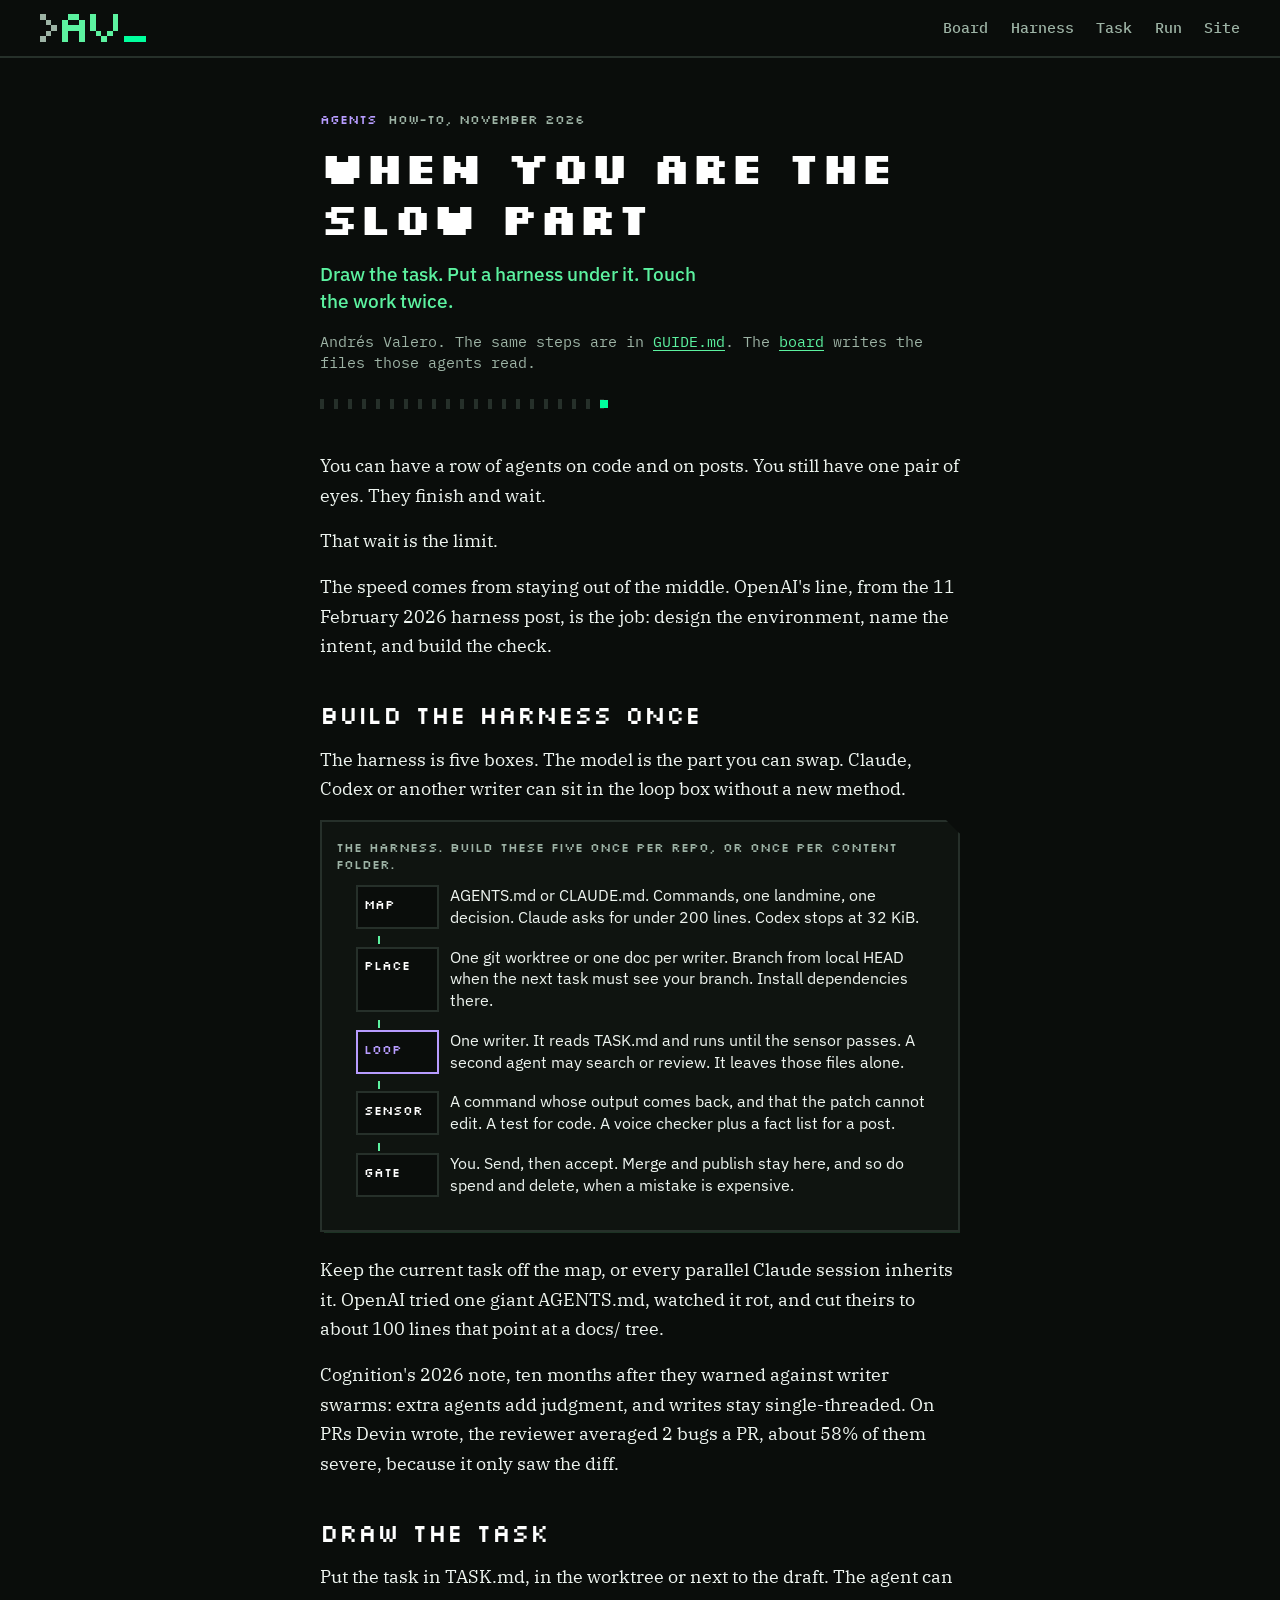
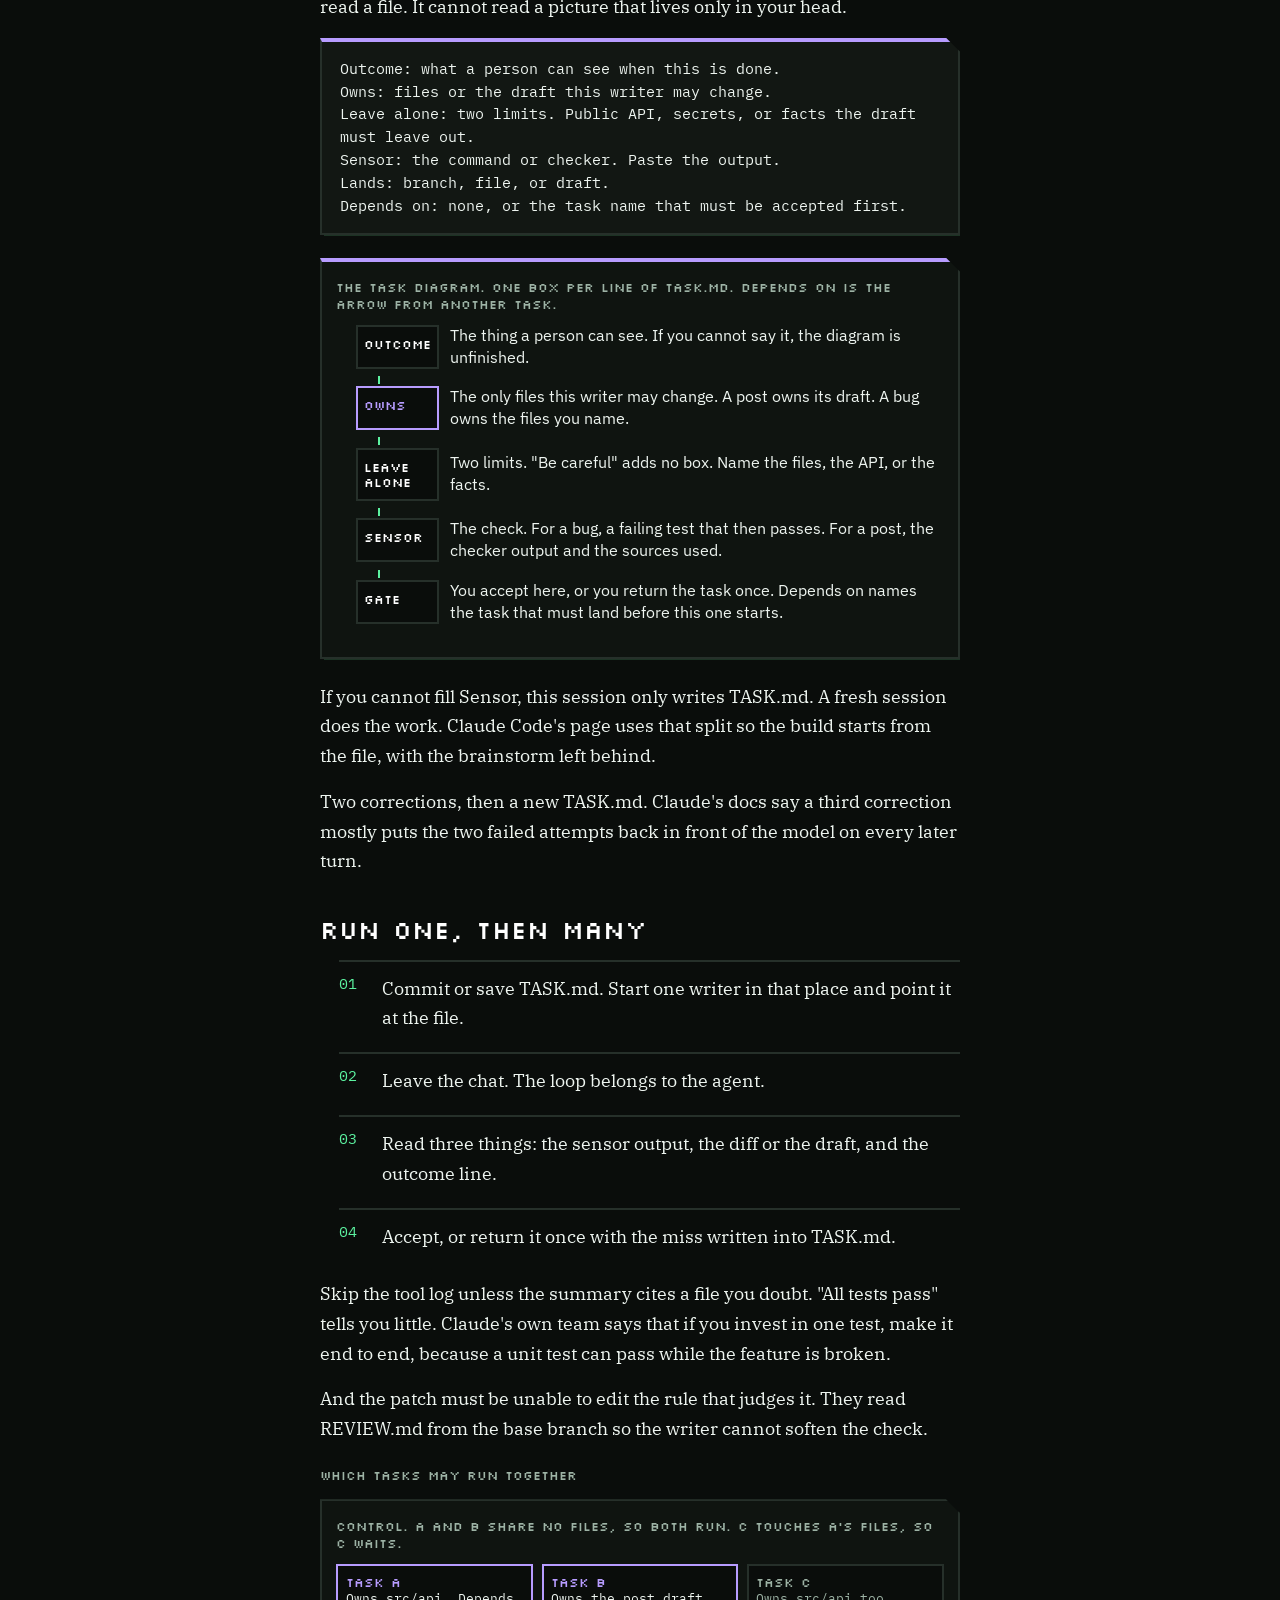
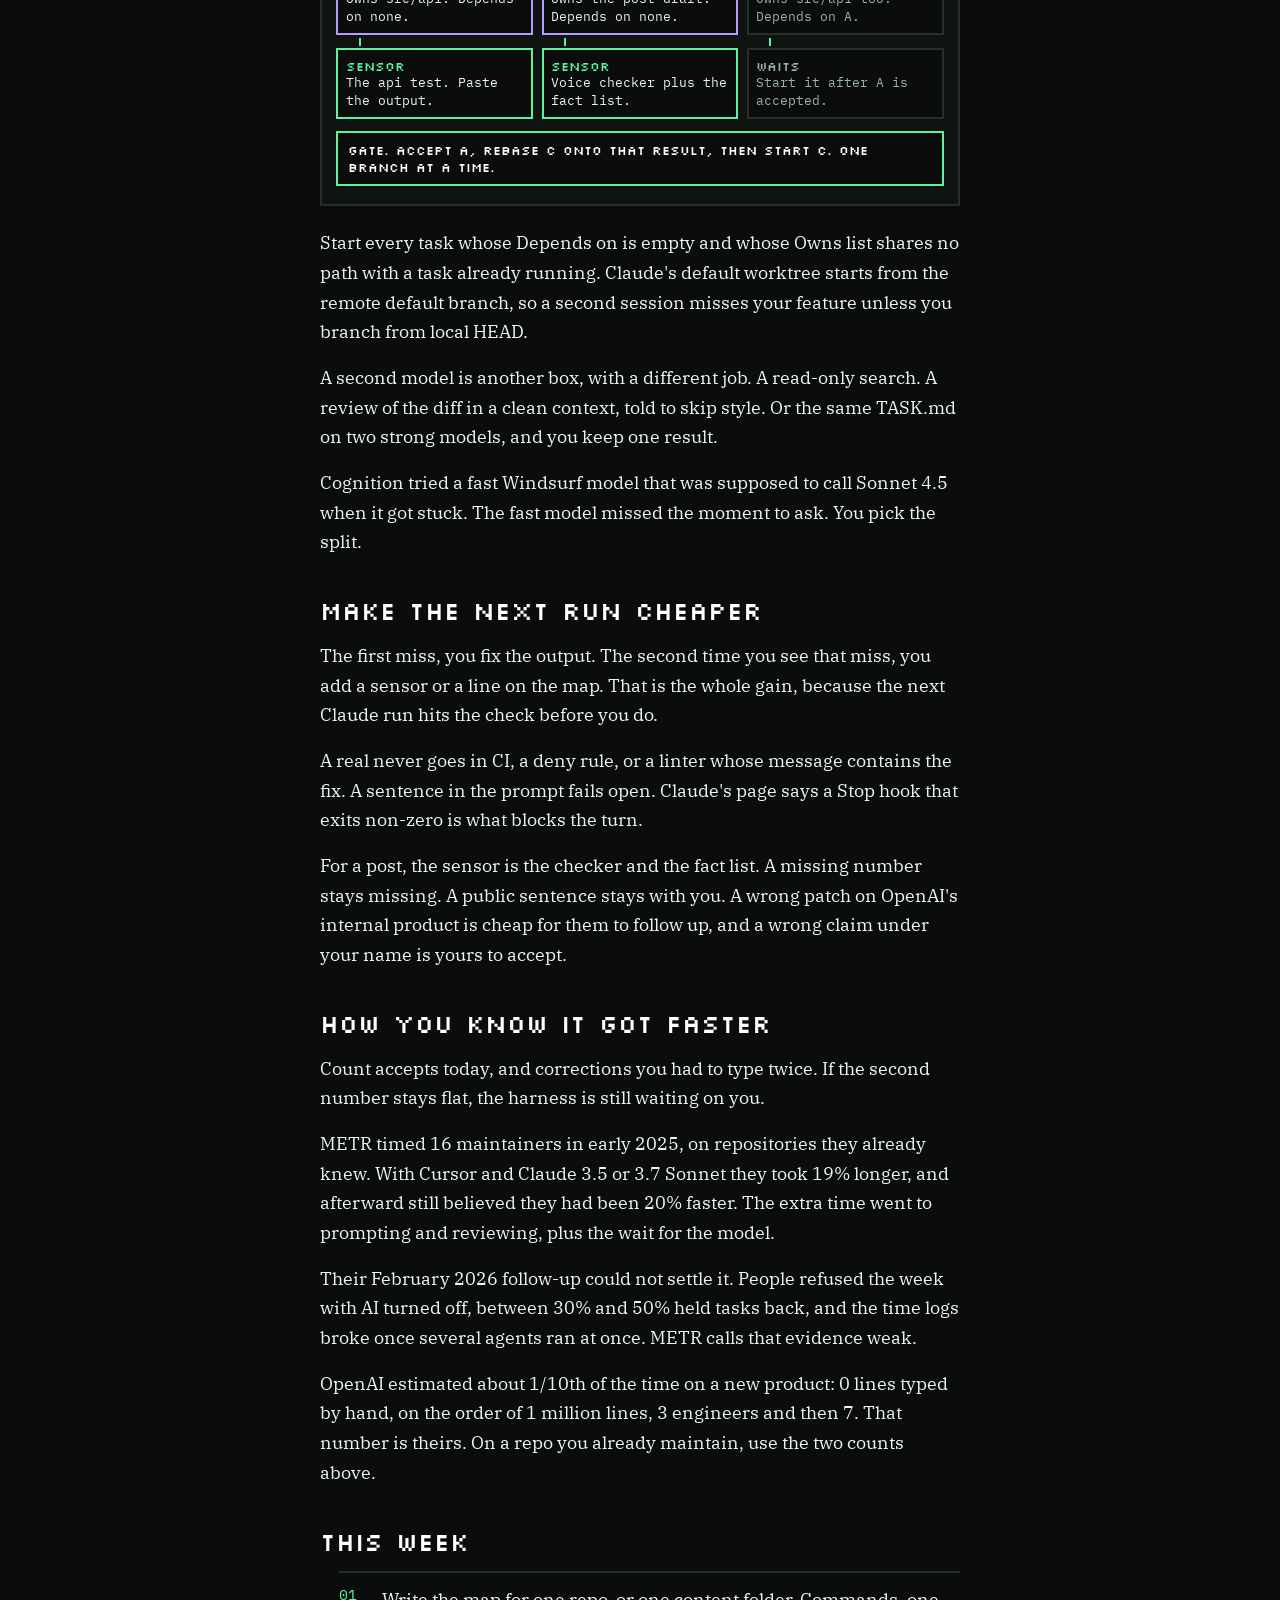
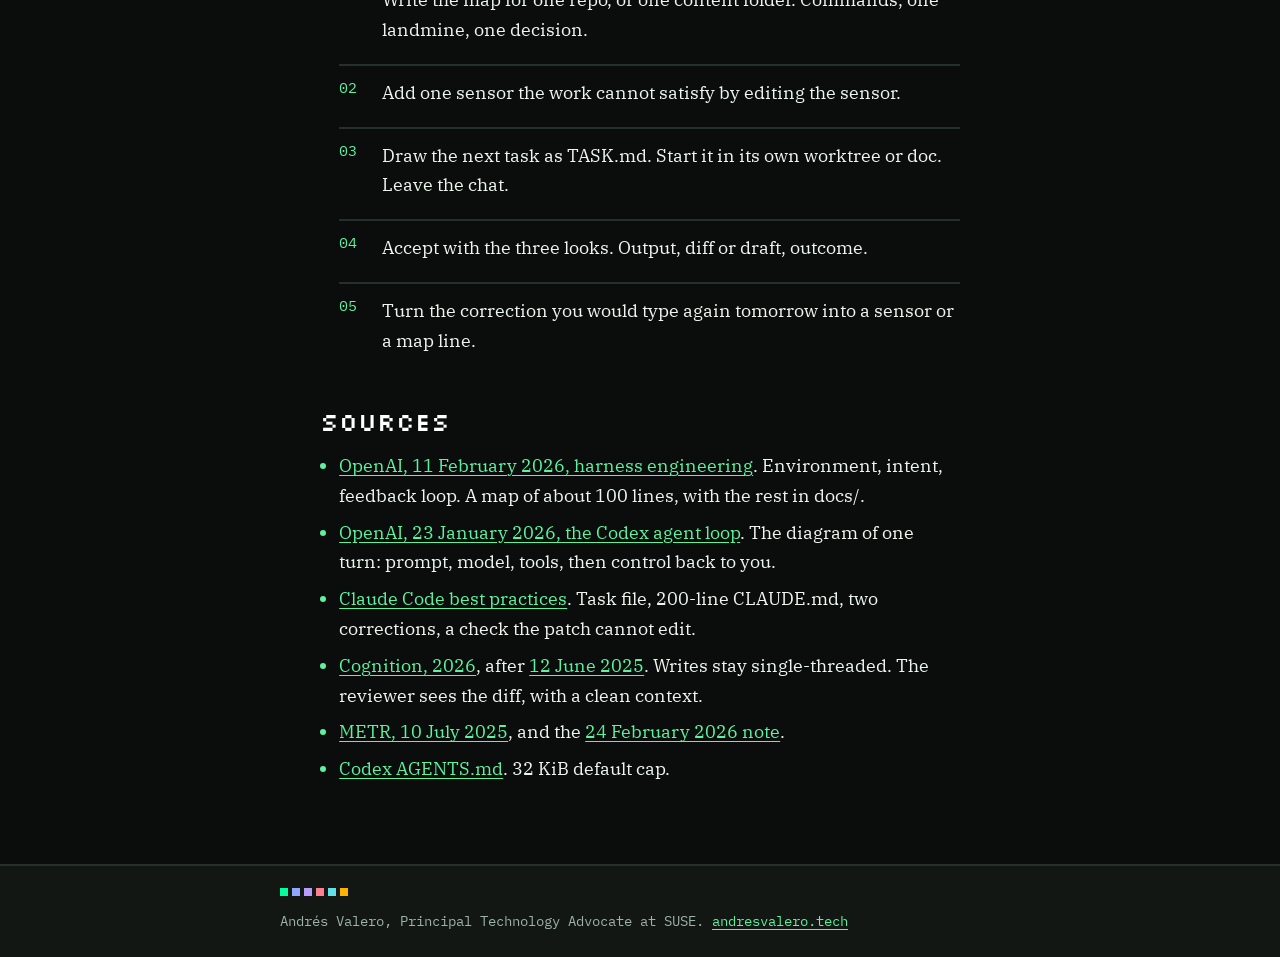
<file: index.html>
<!DOCTYPE html>
<html lang="en">
<head>
  <meta charset="UTF-8" />
  <meta name="viewport" content="width=device-width, initial-scale=1.0" />
  <title>When you are the slow part</title>
  <meta name="description" content="A how-to by Andrés Valero. Build a small harness, draw each task as a diagram, and run agents without sitting in the loop." />
  <link rel="canonical" href="https://avaleror.github.io/slow-part/" />
  <meta name="theme-color" content="#0A0D0B" />
  <meta name="author" content="Andrés Valero" />
  <link rel="icon" type="image/svg+xml" href="media/favicon.svg" />
  <link rel="icon" type="image/png" sizes="32x32" href="media/favicon-32.png" />
  <link rel="apple-touch-icon" href="media/favicon-180.png" />
  <meta property="og:type" content="article" />
  <meta property="og:site_name" content="Andrés Valero" />
  <meta property="og:title" content="When you are the slow part" />
  <meta property="og:description" content="Build a small harness, draw each task as a diagram, and run agents without sitting in the loop." />
  <meta property="og:url" content="https://avaleror.github.io/slow-part/" />
  <meta property="og:image" content="https://avaleror.github.io/slow-part/media/og.png" />
  <meta name="twitter:card" content="summary_large_image" />
  <meta name="twitter:title" content="When you are the slow part" />
  <meta name="twitter:description" content="Build a small harness, draw each task as a diagram, and run agents without sitting in the loop." />
  <meta name="twitter:image" content="https://avaleror.github.io/slow-part/media/og.png" />
  <link rel="preconnect" href="https://fonts.googleapis.com" />
  <link rel="preconnect" href="https://fonts.gstatic.com" crossorigin />
  <link rel="stylesheet" href="https://fonts.googleapis.com/css2?family=Silkscreen:wght@400&display=swap" />
  <link rel="stylesheet" href="https://fonts.googleapis.com/css2?family=Silkscreen:wght@700&display=swap" />
  <link rel="stylesheet" href="https://fonts.googleapis.com/css2?family=IBM+Plex+Sans:wght@400&display=swap" />
  <link rel="stylesheet" href="https://fonts.googleapis.com/css2?family=IBM+Plex+Sans:wght@500&display=swap" />
  <link rel="stylesheet" href="https://fonts.googleapis.com/css2?family=IBM+Plex+Serif:wght@400&display=swap" />
  <link rel="stylesheet" href="https://fonts.googleapis.com/css2?family=IBM+Plex+Mono:wght@400&display=swap" />
  <link rel="stylesheet" href="css/site.css" />
</head>
<body>
  <a class="skip-link" href="#guide">Skip to the guide</a>
  <header class="bar">
    <a class="mark" href="https://andresvalero.tech/" aria-label="Andrés Valero, andresvalero.tech">
      <img src="media/mark.svg" alt="" width="608" height="160" />
    </a>
    <nav class="nav" aria-label="On this page">
      <a href="board/">Board</a>
      <a href="#harness">Harness</a>
      <a href="#task">Task</a>
      <a href="#run" class="hide-s">Run</a>
      <a href="https://andresvalero.tech/">Site</a>
    </nav>
  </header>

  <main class="wrap" id="guide">
    <p class="kicker"><b>Agents</b> How-to, November 2026</p>
    <h1>When you are the slow part</h1>
    <p class="lede">Draw the task. Put a harness under it. Touch the work twice.</p>
    <p class="by">Andrés Valero. The same steps are in <a href="https://github.com/avaleror/slow-part/blob/main/GUIDE.md">GUIDE.md</a>. The <a href="board/">board</a> writes the files those agents read.</p>
    <div class="trail" aria-hidden="true"><span class="packet"></span></div>

    <article class="prose">
      <p>You can have a row of agents on code and on posts. You still have one pair of eyes. They finish and wait.</p>
      <p>That wait is the limit.</p>
      <p>The speed comes from staying out of the middle. OpenAI's line, from the 11 February 2026 harness post, is the job: design the environment, name the intent, and build the check.</p>

      <h2 id="harness">Build the harness once</h2>
      <p>The harness is five boxes. The model is the part you can swap. Claude, Codex or another writer can sit in the loop box without a new method.</p>
      <figure class="diagram">
        <figcaption>The harness. Build these five once per repo, or once per content folder.</figcaption>
        <ol class="flow">
          <li>
            <div class="name">Map</div>
            <p>AGENTS.md or CLAUDE.md. Commands, one landmine, one decision. Claude asks for under 200 lines. Codex stops at 32 KiB.</p>
          </li>
          <li class="gap" aria-hidden="true"><i class="vbar"></i></li>
          <li>
            <div class="name">Place</div>
            <p>One git worktree or one doc per writer. Branch from local HEAD when the next task must see your branch. Install dependencies there.</p>
          </li>
          <li class="gap" aria-hidden="true"><i class="vbar"></i></li>
          <li>
            <div class="name agent">Loop</div>
            <p>One writer. It reads TASK.md and runs until the sensor passes. A second agent may search or review. It leaves those files alone.</p>
          </li>
          <li class="gap" aria-hidden="true"><i class="vbar"></i></li>
          <li>
            <div class="name">Sensor</div>
            <p>A command whose output comes back, and that the patch cannot edit. A test for code. A voice checker plus a fact list for a post.</p>
          </li>
          <li class="gap" aria-hidden="true"><i class="vbar"></i></li>
          <li>
            <div class="name">Gate</div>
            <p>You. Send, then accept. Merge and publish stay here, and so do spend and delete, when a mistake is expensive.</p>
          </li>
        </ol>
      </figure>
      <p>Keep the current task off the map, or every parallel Claude session inherits it. OpenAI tried one giant AGENTS.md, watched it rot, and cut theirs to about 100 lines that point at a docs/ tree.</p>
      <p>Cognition's 2026 note, ten months after they warned against writer swarms: extra agents add judgment, and writes stay single-threaded. On PRs Devin wrote, the reviewer averaged 2 bugs a PR, about 58% of them severe, because it only saw the diff.</p>

      <h2 id="task">Draw the task</h2>
      <p>Put the task in TASK.md, in the worktree or next to the draft. The agent can read a file. It cannot read a picture that lives only in your head.</p>
      <div class="card"><pre>Outcome: what a person can see when this is done.
Owns: files or the draft this writer may change.
Leave alone: two limits. Public API, secrets, or facts the draft must leave out.
Sensor: the command or checker. Paste the output.
Lands: branch, file, or draft.
Depends on: none, or the task name that must be accepted first.</pre></div>
      <figure class="diagram task">
        <figcaption>The task diagram. One box per line of TASK.md. Depends on is the arrow from another task.</figcaption>
        <ol class="flow">
          <li>
            <div class="name">Outcome</div>
            <p>The thing a person can see. If you cannot say it, the diagram is unfinished.</p>
          </li>
          <li class="gap" aria-hidden="true"><i class="vbar"></i></li>
          <li>
            <div class="name agent">Owns</div>
            <p>The only files this writer may change. A post owns its draft. A bug owns the files you name.</p>
          </li>
          <li class="gap" aria-hidden="true"><i class="vbar"></i></li>
          <li>
            <div class="name">Leave alone</div>
            <p>Two limits. "Be careful" adds no box. Name the files, the API, or the facts.</p>
          </li>
          <li class="gap" aria-hidden="true"><i class="vbar"></i></li>
          <li>
            <div class="name">Sensor</div>
            <p>The check. For a bug, a failing test that then passes. For a post, the checker output and the sources used.</p>
          </li>
          <li class="gap" aria-hidden="true"><i class="vbar"></i></li>
          <li>
            <div class="name">Gate</div>
            <p>You accept here, or you return the task once. Depends on names the task that must land before this one starts.</p>
          </li>
        </ol>
      </figure>
      <p>If you cannot fill Sensor, this session only writes TASK.md. A fresh session does the work. Claude Code's page uses that split so the build starts from the file, with the brainstorm left behind.</p>
      <p>Two corrections, then a new TASK.md. Claude's docs say a third correction mostly puts the two failed attempts back in front of the model on every later turn.</p>

      <h2 id="run">Run one, then many</h2>
      <ol class="week">
        <li><span>01</span><div>Commit or save TASK.md. Start one writer in that place and point it at the file.</div></li>
        <li><span>02</span><div>Leave the chat. The loop belongs to the agent.</div></li>
        <li><span>03</span><div>Read three things: the sensor output, the diff or the draft, and the outcome line.</div></li>
        <li><span>04</span><div>Accept, or return it once with the miss written into TASK.md.</div></li>
      </ol>
      <p>Skip the tool log unless the summary cites a file you doubt. "All tests pass" tells you little. Claude's own team says that if you invest in one test, make it end to end, because a unit test can pass while the feature is broken.</p>
      <p>And the patch must be unable to edit the rule that judges it. They read REVIEW.md from the base branch so the writer cannot soften the check.</p>

      <p class="subcap">Which tasks may run together</p>
      <figure class="diagram">
        <figcaption>Control. A and B share no files, so both run. C touches A's files, so C waits.</figcaption>
        <div class="lanes">
          <div class="lane">
            <p class="box"><b>Task A</b>Owns src/api. Depends on none.</p>
            <i class="vbar"></i>
            <p class="box sensor"><b>Sensor</b>The api test. Paste the output.</p>
          </div>
          <div class="lane">
            <p class="box"><b>Task B</b>Owns the post draft. Depends on none.</p>
            <i class="vbar"></i>
            <p class="box sensor"><b>Sensor</b>Voice checker plus the fact list.</p>
          </div>
          <div class="lane">
            <p class="box wait"><b>Task C</b>Owns src/api too. Depends on A.</p>
            <i class="vbar"></i>
            <p class="box wait"><b>Waits</b>Start it after A is accepted.</p>
          </div>
        </div>
        <p class="join">Gate. Accept A, rebase C onto that result, then start C. One branch at a time.</p>
      </figure>
      <p>Start every task whose Depends on is empty and whose Owns list shares no path with a task already running. Claude's default worktree starts from the remote default branch, so a second session misses your feature unless you branch from local HEAD.</p>
      <p>A second model is another box, with a different job. A read-only search. A review of the diff in a clean context, told to skip style. Or the same TASK.md on two strong models, and you keep one result.</p>
      <p>Cognition tried a fast Windsurf model that was supposed to call Sonnet 4.5 when it got stuck. The fast model missed the moment to ask. You pick the split.</p>

      <h2 id="cheaper">Make the next run cheaper</h2>
      <p>The first miss, you fix the output. The second time you see that miss, you add a sensor or a line on the map. That is the whole gain, because the next Claude run hits the check before you do.</p>
      <p>A real never goes in CI, a deny rule, or a linter whose message contains the fix. A sentence in the prompt fails open. Claude's page says a Stop hook that exits non-zero is what blocks the turn.</p>
      <p>For a post, the sensor is the checker and the fact list. A missing number stays missing. A public sentence stays with you. A wrong patch on OpenAI's internal product is cheap for them to follow up, and a wrong claim under your name is yours to accept.</p>

      <h2>How you know it got faster</h2>
      <p>Count accepts today, and corrections you had to type twice. If the second number stays flat, the harness is still waiting on you.</p>
      <p>METR timed 16 maintainers in early 2025, on repositories they already knew. With Cursor and Claude 3.5 or 3.7 Sonnet they took 19% longer, and afterward still believed they had been 20% faster. The extra time went to prompting and reviewing, plus the wait for the model.</p>
      <p>Their February 2026 follow-up could not settle it. People refused the week with AI turned off, between 30% and 50% held tasks back, and the time logs broke once several agents ran at once. METR calls that evidence weak.</p>
      <p>OpenAI estimated about 1/10th of the time on a new product: 0 lines typed by hand, on the order of 1 million lines, 3 engineers and then 7. That number is theirs. On a repo you already maintain, use the two counts above.</p>

      <h2 id="week">This week</h2>
      <ol class="week">
        <li><span>01</span><div>Write the map for one repo, or one content folder. Commands, one landmine, one decision.</div></li>
        <li><span>02</span><div>Add one sensor the work cannot satisfy by editing the sensor.</div></li>
        <li><span>03</span><div>Draw the next task as TASK.md. Start it in its own worktree or doc. Leave the chat.</div></li>
        <li><span>04</span><div>Accept with the three looks. Output, diff or draft, outcome.</div></li>
        <li><span>05</span><div>Turn the correction you would type again tomorrow into a sensor or a map line.</div></li>
      </ol>

      <h2>Sources</h2>
      <ul>
        <li><a href="https://openai.com/index/harness-engineering/">OpenAI, 11 February 2026, harness engineering</a>. Environment, intent, feedback loop. A map of about 100 lines, with the rest in docs/.</li>
        <li><a href="https://openai.com/index/unrolling-the-codex-agent-loop/">OpenAI, 23 January 2026, the Codex agent loop</a>. The diagram of one turn: prompt, model, tools, then control back to you.</li>
        <li><a href="https://code.claude.com/docs/en/best-practices.md">Claude Code best practices</a>. Task file, 200-line CLAUDE.md, two corrections, a check the patch cannot edit.</li>
        <li><a href="https://cognition.com/blog/multi-agents-working">Cognition, 2026</a>, after <a href="https://cognition.ai/blog/dont-build-multi-agents">12 June 2025</a>. Writes stay single-threaded. The reviewer sees the diff, with a clean context.</li>
        <li><a href="https://metr.org/blog/2025-07-10-early-2025-ai-experienced-os-dev-study/">METR, 10 July 2025</a>, and the <a href="https://metr.org/blog/2026-02-24-uplift-update/">24 February 2026 note</a>.</li>
        <li><a href="https://learn.chatgpt.com/docs/agent-configuration/agents-md.md">Codex AGENTS.md</a>. 32 KiB default cap.</li>
      </ul>
    </article>
  </main>


  <footer class="foot">
    <div class="inner">
      <ul class="stripe" aria-hidden="true">
        <li class="own"></li>
        <li class="k8s"></li>
        <li class="ai"></li>
        <li class="stage"></li>
        <li class="edge"></li>
        <li class="telco"></li>
      </ul>
      <p>Andrés Valero, Principal Technology Advocate at SUSE. <a href="https://andresvalero.tech/">andresvalero.tech</a></p>
    </div>
  </footer>
</body>
</html>
</file>
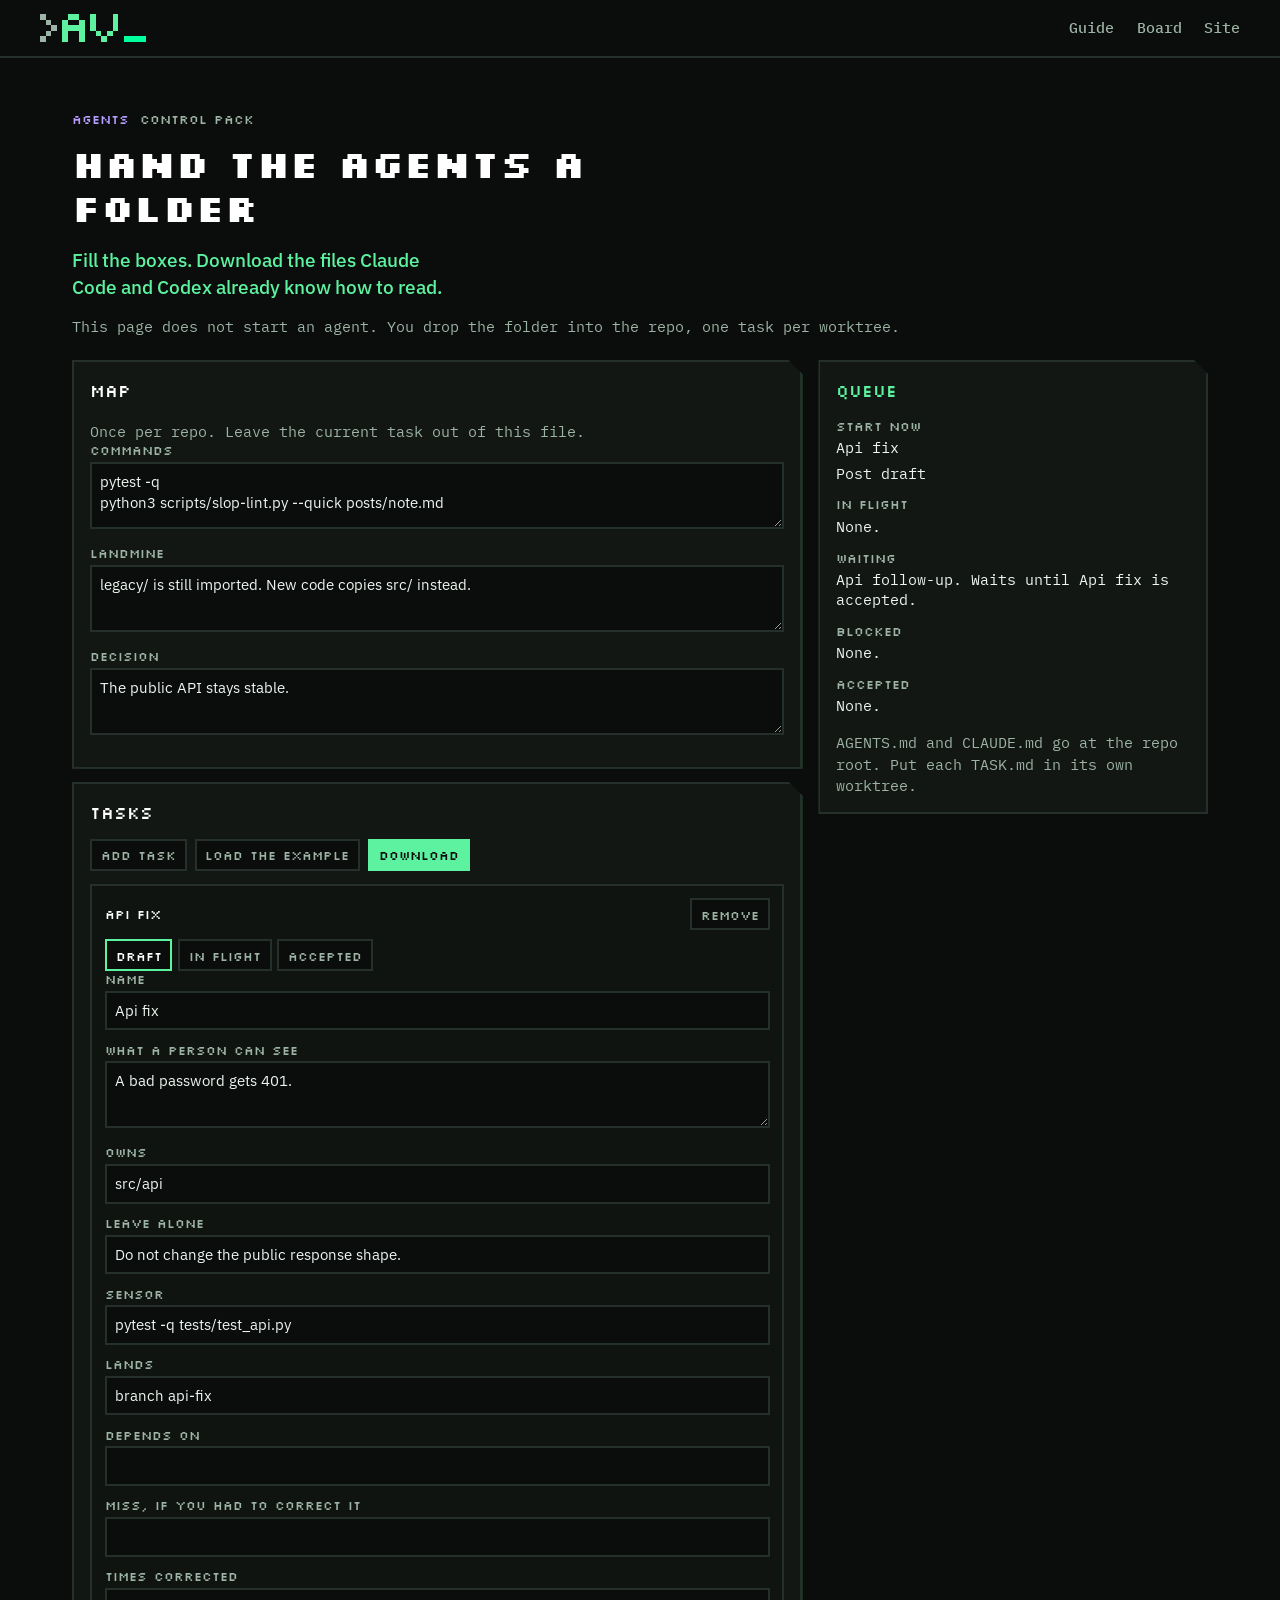
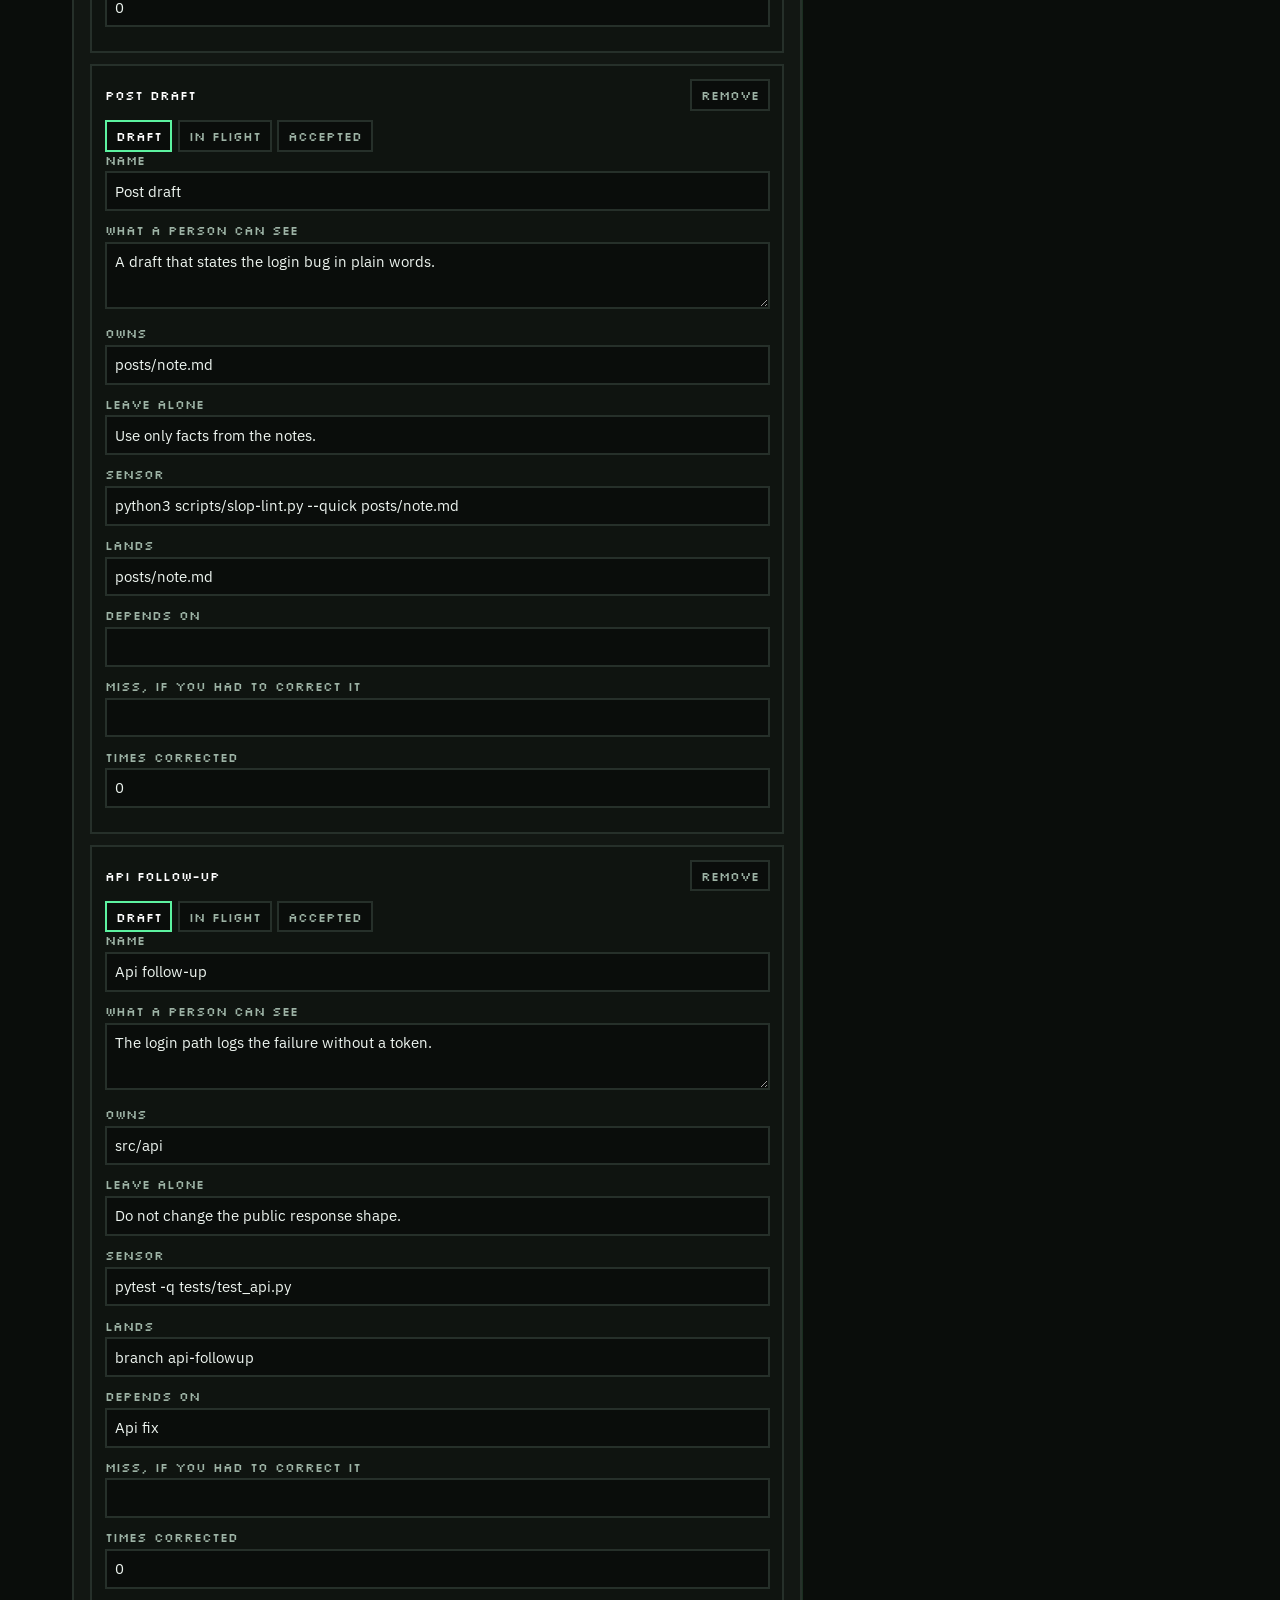
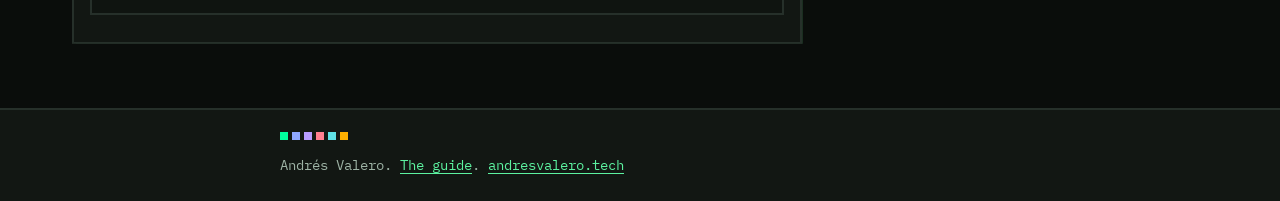
<file: board/index.html>
<!DOCTYPE html>
<html lang="en">
<head>
  <meta charset="UTF-8" />
  <meta name="viewport" content="width=device-width, initial-scale=1.0" />
  <title>Control pack</title>
  <meta name="description" content="Fill the harness and the task boxes. Download a folder Claude Code and Codex can read." />
  <link rel="canonical" href="https://avaleror.github.io/slow-part/board/" />
  <meta name="theme-color" content="#0A0D0B" />
  <link rel="icon" type="image/svg+xml" href="../media/favicon.svg" />
  <link rel="icon" type="image/png" sizes="32x32" href="../media/favicon-32.png" />
  <link rel="apple-touch-icon" href="../media/favicon-180.png" />
  <link rel="preconnect" href="https://fonts.googleapis.com" />
  <link rel="preconnect" href="https://fonts.gstatic.com" crossorigin />
  <link rel="stylesheet" href="https://fonts.googleapis.com/css2?family=Silkscreen:wght@400&display=swap" />
  <link rel="stylesheet" href="https://fonts.googleapis.com/css2?family=Silkscreen:wght@700&display=swap" />
  <link rel="stylesheet" href="https://fonts.googleapis.com/css2?family=IBM+Plex+Sans:wght@400&display=swap" />
  <link rel="stylesheet" href="https://fonts.googleapis.com/css2?family=IBM+Plex+Mono:wght@400&display=swap" />
  <link rel="stylesheet" href="../css/site.css" />
  <link rel="stylesheet" href="board.css" />
</head>
<body class="tool">
  <a class="skip-link" href="#pack">Skip to the board</a>
  <header class="bar">
    <a class="mark" href="https://andresvalero.tech/" aria-label="Andrés Valero, andresvalero.tech">
      <img src="../media/mark.svg" alt="" width="608" height="160" />
    </a>
    <nav class="nav" aria-label="Site">
      <a href="../">Guide</a>
      <a href="./">Board</a>
      <a href="https://andresvalero.tech/">Site</a>
    </nav>
  </header>
  <main class="wrap" id="pack">
    <p class="kicker"><b>Agents</b> Control pack</p>
    <h1>Hand the agents a folder</h1>
    <p class="lede">Fill the boxes. Download the files Claude Code and Codex already know how to read.</p>
    <p class="by">This page does not start an agent. You drop the folder into the repo, one task per worktree.</p>
    <div class="layout">
      <div>
        <section class="panel" aria-labelledby="map-title">
          <h2 id="map-title">Map</h2>
          <p class="by">Once per repo. Leave the current task out of this file.</p>
          <label><span>Commands</span><textarea id="commands"></textarea></label>
          <label><span>Landmine</span><textarea id="landmine"></textarea></label>
          <label><span>Decision</span><textarea id="decision"></textarea></label>
        </section>
        <section class="panel second" aria-labelledby="tasks-title">
          <h2 id="tasks-title">Tasks</h2>
          <div class="actions">
            <button type="button" id="new-task">Add task</button>
            <button type="button" id="example">Load the example</button>
            <button type="button" class="go" id="download">Download</button>
          </div>
          <div id="tasks"></div>
        </section>
      </div>
      <aside class="panel queue" aria-live="polite" aria-labelledby="queue-title">
        <h2 id="queue-title">Queue</h2>
        <div id="queue"></div>
        <p class="by">AGENTS.md and CLAUDE.md go at the repo root. Put each TASK.md in its own worktree.</p>
      </aside>
    </div>
  </main>
  <footer class="foot">
    <div class="inner">
      <ul class="stripe" aria-hidden="true">
        <li class="own"></li>
        <li class="k8s"></li>
        <li class="ai"></li>
        <li class="stage"></li>
        <li class="edge"></li>
        <li class="telco"></li>
      </ul>
      <p>Andrés Valero. <a href="../">The guide</a>. <a href="https://andresvalero.tech/">andresvalero.tech</a></p>
    </div>
  </footer>
  <script type="module" src="board.js"></script>
</body>
</html>
</file>
<file: css/site.css>
:root{
  --base:#0A0D0B;
  --panel:#121713;
  --raised:#1A211C;
  --groove:#0F1410;
  --rule:#26302A;
  --shadow:#2F5A3E;
  --body:#EEF5F0;
  --white:#FFFFFF;
  --dim:#9DB3A5;
  --phosphor:#5CF2A0;
  --signal:#00FF9D;
  --ai:#B79CFF;
  --own:#00FF9D;
  --k8s:#8FA8FF;
  --stage:#FF7F8F;
  --edge:#5FE1E6;
  --telco:#FFB000;
  --pixel:'Silkscreen',ui-monospace,monospace;
  --sans:'IBM Plex Sans',system-ui,sans-serif;
  --serif:'IBM Plex Serif',georgia,serif;
  --mono:'IBM Plex Mono',ui-monospace,monospace;
  --gutter:clamp(1rem,4vw,2.5rem);
  --measure:40rem;
  --bar:3.6rem;
}
*,*::before,*::after{box-sizing:border-box}
html{background:var(--base);color:var(--body);scroll-behavior:smooth;scroll-padding-top:calc(var(--bar) + 1rem)}
body{margin:0;font:400 1.0625rem/1.6 var(--sans);background:var(--base)}
img{display:block;max-width:100%}
a{color:var(--phosphor);text-underline-offset:.18em}
a:hover{color:var(--white)}
:focus-visible{outline:3px solid var(--phosphor);outline-offset:3px}
h1,h2{margin:0;font-weight:400;font-family:var(--pixel);color:var(--white)}
p{margin:0 0 1rem}
.skip-link{position:absolute;left:var(--gutter);top:-4rem;background:var(--panel);color:var(--white);padding:.4rem .6rem;z-index:40}
.skip-link:focus{top:.4rem}

.bar{position:sticky;top:0;z-index:20;display:flex;align-items:center;justify-content:space-between;gap:1rem;
  height:var(--bar);padding:0 var(--gutter);background:var(--base);border-bottom:2px solid var(--rule)}
.mark{display:block;height:28px;width:auto}
.mark img{height:28px;width:auto;image-rendering:pixelated}
.nav{display:flex;align-items:center;gap:clamp(.8rem,2vw,1.4rem);font:500 .95rem/1 var(--mono)}
.nav a{color:var(--dim);text-decoration:none}
.nav a:hover{color:var(--white)}
@media (max-width:640px){.nav .hide-s{display:none}}

.wrap{max-width:calc(var(--measure) + 2 * var(--gutter));margin:0 auto;padding:clamp(2rem,6vh,3.5rem) var(--gutter) 4rem}
.kicker{display:flex;align-items:center;gap:.7rem;margin:0 0 1rem;font:400 0.82rem/1 var(--pixel);color:var(--dim)}
.kicker b{color:var(--ai);font-weight:400}
h1{font-size:clamp(1.7rem,1rem + 3vw,2.8rem);font-weight:700;line-height:1.15;max-width:16ch}
.lede{margin:1.1rem 0 0;max-width:36ch;font:500 1.2rem/1.4 var(--sans);color:var(--phosphor)}
.by{margin:1rem 0 0;font:400 .95rem/1.4 var(--mono);color:var(--dim)}

.trail{position:relative;height:10px;max-width:18rem;margin:1.6rem 0 0;
  background:repeating-linear-gradient(90deg,var(--rule) 0 4px,transparent 4px 14px)}
.packet{position:absolute;top:1px;left:0;width:8px;height:8px;background:var(--signal);
  animation:walk 2.8s steps(12,end) 1 forwards}
@keyframes walk{to{left:calc(100% - 8px)}}
@media (prefers-reduced-motion:reduce){
  .packet{animation:none;left:calc(100% - 8px)}
  html{scroll-behavior:auto}
}

.prose{margin-top:2.6rem;font:400 1.125rem/1.65 var(--serif)}
.prose h2{font-size:clamp(1.15rem,.9rem + 1vw,1.55rem);line-height:1.25;margin:2.4rem 0 .9rem}
.prose h2:first-child{margin-top:0}
.prose ul,.prose ol{margin:0 0 1rem;padding-left:1.2rem}
.prose li{margin:0 0 .45rem}
.prose li::marker{color:var(--phosphor)}
.card{margin:1rem 0 1.4rem;padding:1rem 1.1rem;background:var(--panel);color:var(--body);
  border:2px solid var(--rule);border-top:4px solid var(--ai);
  box-shadow:4px 4px 0 var(--shadow);
  clip-path:polygon(0 0,calc(100% - 14px) 0,100% 14px,100% 100%,0 100%);
  overflow:auto}
.card pre{margin:0;font:400 .92rem/1.55 var(--mono);white-space:pre-wrap}
.note{color:var(--dim);font-family:var(--sans);font-size:1rem}

.diagram{margin:1rem 0 1.4rem;padding:1rem .9rem 1.1rem;background:var(--groove);
  border:2px solid var(--rule);box-shadow:4px 4px 0 var(--shadow);
  clip-path:polygon(0 0,calc(100% - 14px) 0,100% 14px,100% 100%,0 100%)}
.diagram.task{border-top:4px solid var(--ai)}
.diagram figcaption{margin:0 0 .8rem;font:400 0.82rem/1.3 var(--pixel);color:var(--dim)}
.flow{list-style:none;margin:0;padding:0}
.flow li{display:grid;grid-template-columns:5.2rem 1fr;gap:.7rem;align-items:stretch}
.flow .name{font:400 0.82rem/1.2 var(--pixel);color:var(--white);background:var(--base);
  border:2px solid var(--rule);padding:.55rem .4rem}
.flow .agent{border-color:var(--ai);color:var(--ai)}
.flow p{margin:0;align-self:center;font:400 .98rem/1.4 var(--sans)}
.flow li.gap{display:block;margin:0;padding:0;border:0;background:transparent}
.vbar{display:block;width:2px;height:8px;margin:.15rem 0 .15rem 1.4rem;background:var(--phosphor)}
.subcap{margin:1.4rem 0 .6rem;font:400 0.82rem/1.3 var(--pixel);color:var(--dim)}
.lanes{display:grid;grid-template-columns:1fr 1fr 1fr;gap:.55rem}
.lane{display:flex;flex-direction:column;gap:0}
.box{margin:0;background:var(--base);border:2px solid var(--ai);padding:.5rem .45rem;
  font:400 .82rem/1.35 var(--mono);color:var(--body)}
.box b{display:block;font:400 0.82rem/1.2 var(--pixel);color:var(--ai);font-weight:400}
.box.wait{border-color:var(--rule);color:var(--dim)}
.box.wait b{color:var(--dim)}
.box.sensor{border-color:var(--phosphor)}
.box.sensor b{color:var(--phosphor)}
.join{margin:.7rem 0 0;background:var(--base);border:2px solid var(--phosphor);
  padding:.55rem .6rem;font:400 0.82rem/1.3 var(--pixel);color:var(--white)}
@media (max-width:640px){
  .lanes{grid-template-columns:1fr}
  .flow li{grid-template-columns:1fr}
}

.week{list-style:none;margin:0 0 1.2rem;padding:0}
.week li{display:grid;grid-template-columns:2rem 1fr;gap:.7rem;padding:.75rem 0;border-top:2px solid var(--rule)}
.week li span{font:400 0.95rem/1.3 var(--mono);color:var(--phosphor)}

.foot{border-top:2px solid var(--rule);background:var(--panel);padding:1.4rem var(--gutter) 1.6rem}
.foot .inner{max-width:calc(var(--measure) + 2 * var(--gutter));margin:0 auto}
.stripe{display:flex;gap:4px;list-style:none;margin:0 0 .9rem;padding:0}
.stripe li{width:8px;height:8px}
.own{background:var(--own)}
.k8s{background:var(--k8s)}
.ai{background:var(--ai)}
.stage{background:var(--stage)}
.edge{background:var(--edge)}
.telco{background:var(--telco)}
.foot p{margin:0;font:400 .9rem/1.45 var(--mono);color:var(--dim)}
.foot a{color:var(--phosphor)}
</file>
<file: board/board.css>
body.tool .wrap{max-width:76rem}
.tool h1{font-size:clamp(1.6rem,1rem + 2vw,2.4rem);font-weight:700;line-height:1.15}
.layout{display:grid;grid-template-columns:minmax(0,1.5fr) minmax(16rem,.8fr);gap:1rem;align-items:start;margin-top:1.4rem}
.stack{display:flex;flex-direction:column;gap:.8rem}
.panel{background:var(--panel);border:2px solid var(--rule);box-shadow:4px 4px 0 var(--shadow);
  clip-path:polygon(0 0,calc(100% - 14px) 0,100% 14px,100% 100%,0 100%);padding:1rem}
.panel.second{margin-top:.8rem}
.panel h2{font-size:1.05rem;margin:0 0 .8rem}
label{display:block;margin:0 0 .7rem;font:400 .95rem/1.3 var(--sans)}
label span,.row span{display:block;margin:0 0 .25rem;font:400 0.82rem/1.2 var(--pixel);color:var(--dim)}
input,textarea{width:100%;margin:0;padding:.45rem .5rem;border:2px solid var(--rule);background:var(--base);
  color:var(--body);font:400 .95rem/1.4 var(--sans)}
textarea{min-height:4.2rem;resize:vertical}
.task{border:2px solid var(--rule);background:var(--groove);padding:.8rem;margin:0 0 .7rem}
.task header{display:flex;justify-content:space-between;gap:.5rem;align-items:center;margin:0 0 .6rem}
.task header strong{font:400 0.82rem/1.2 var(--pixel);color:var(--white)}
.modes{display:flex;gap:.35rem;flex-wrap:wrap}
.tool button{border:2px solid var(--rule);background:var(--base);color:var(--dim);
  font:400 0.82rem/1 var(--pixel);padding:.45rem .55rem;cursor:pointer}
.modes button[aria-pressed="true"]{border-color:var(--phosphor);color:var(--white)}
.modes button.loop[aria-pressed="true"]{border-color:var(--ai);color:var(--ai)}
.actions{display:flex;flex-wrap:wrap;gap:.5rem;margin:.2rem 0 .8rem}
.actions .go{background:var(--phosphor);color:var(--base);border-color:var(--phosphor)}
.queue{position:sticky;top:calc(var(--bar) + .8rem)}
.queue h2{color:var(--phosphor)}
.queue ul{margin:0 0 .8rem;padding:0;list-style:none}
.queue li{margin:0 0 .35rem;font:400 .92rem/1.35 var(--mono);color:var(--body)}
.queue .k{font:400 0.82rem/1.2 var(--pixel);color:var(--dim);margin:0 0 .3rem}
.warn{color:var(--white)}
@media (max-width:860px){
  .layout{grid-template-columns:1fr}
  .queue{position:static}
}
</file>
